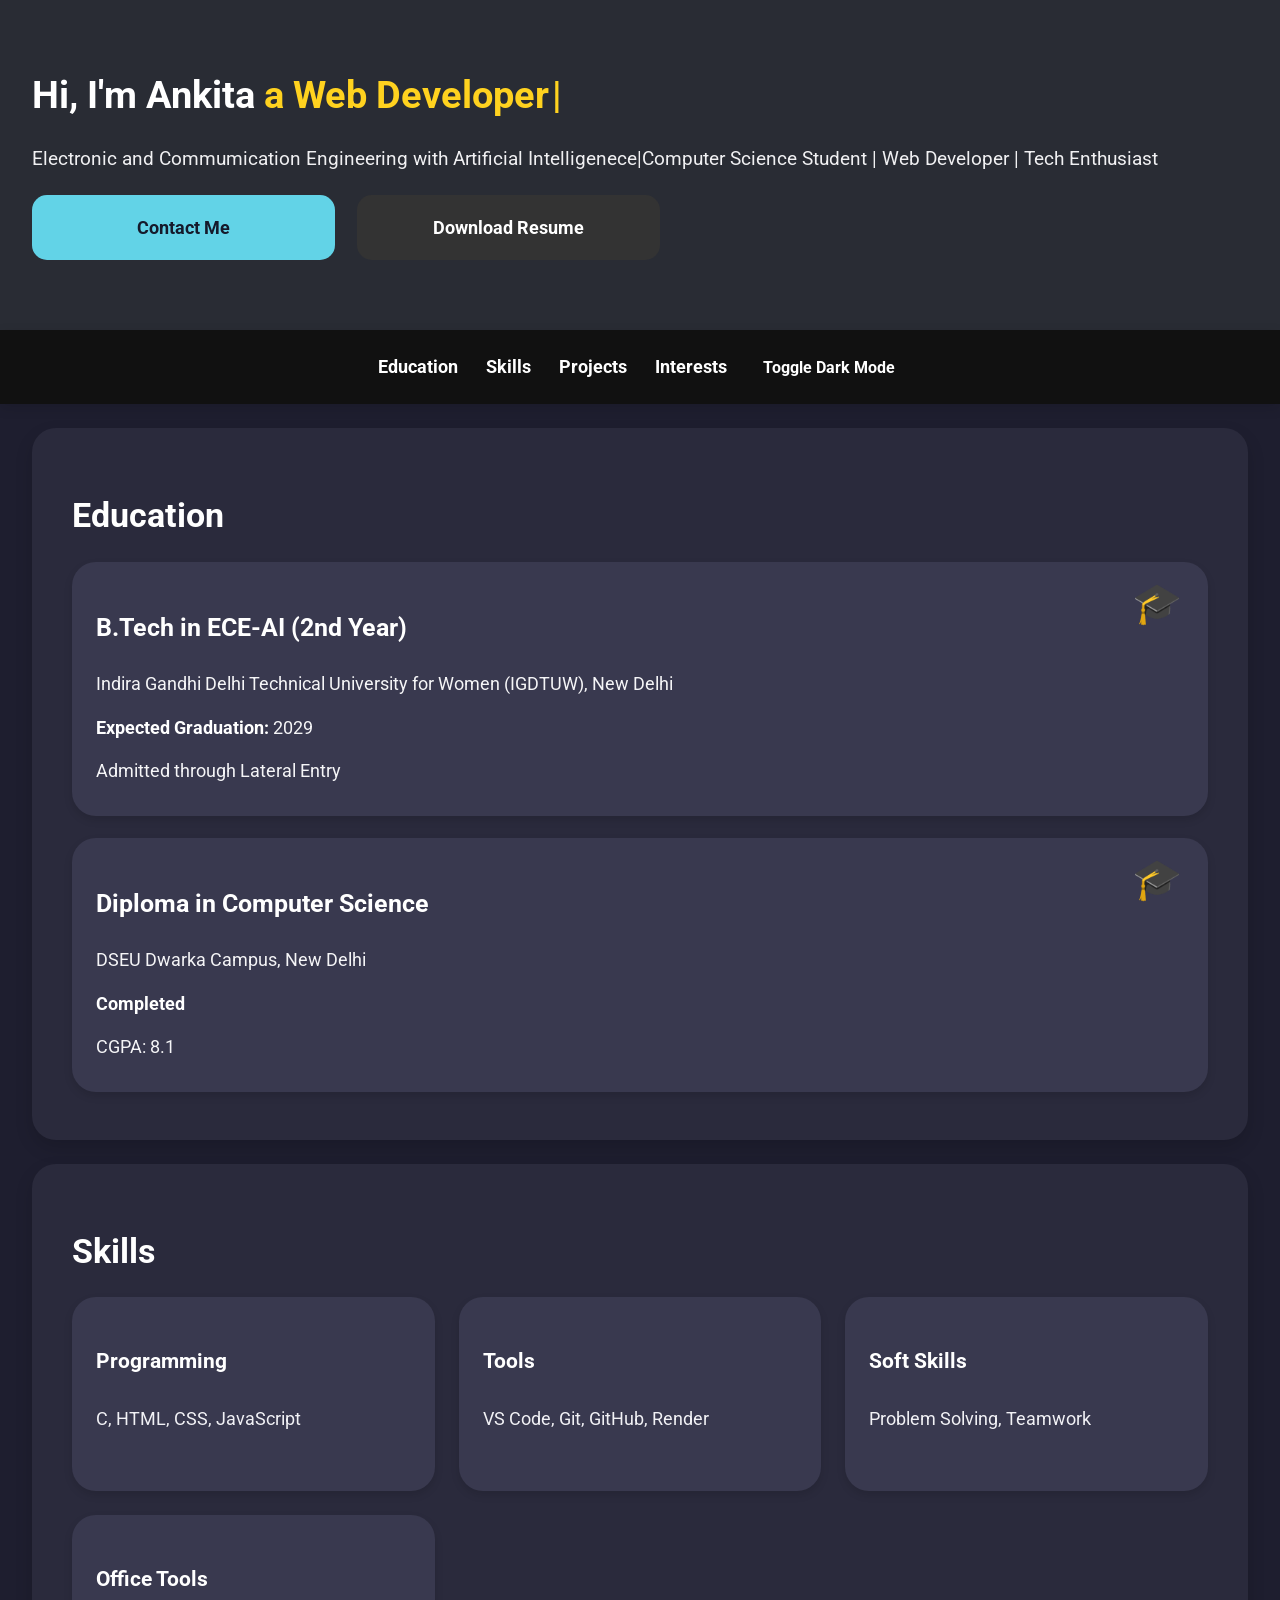
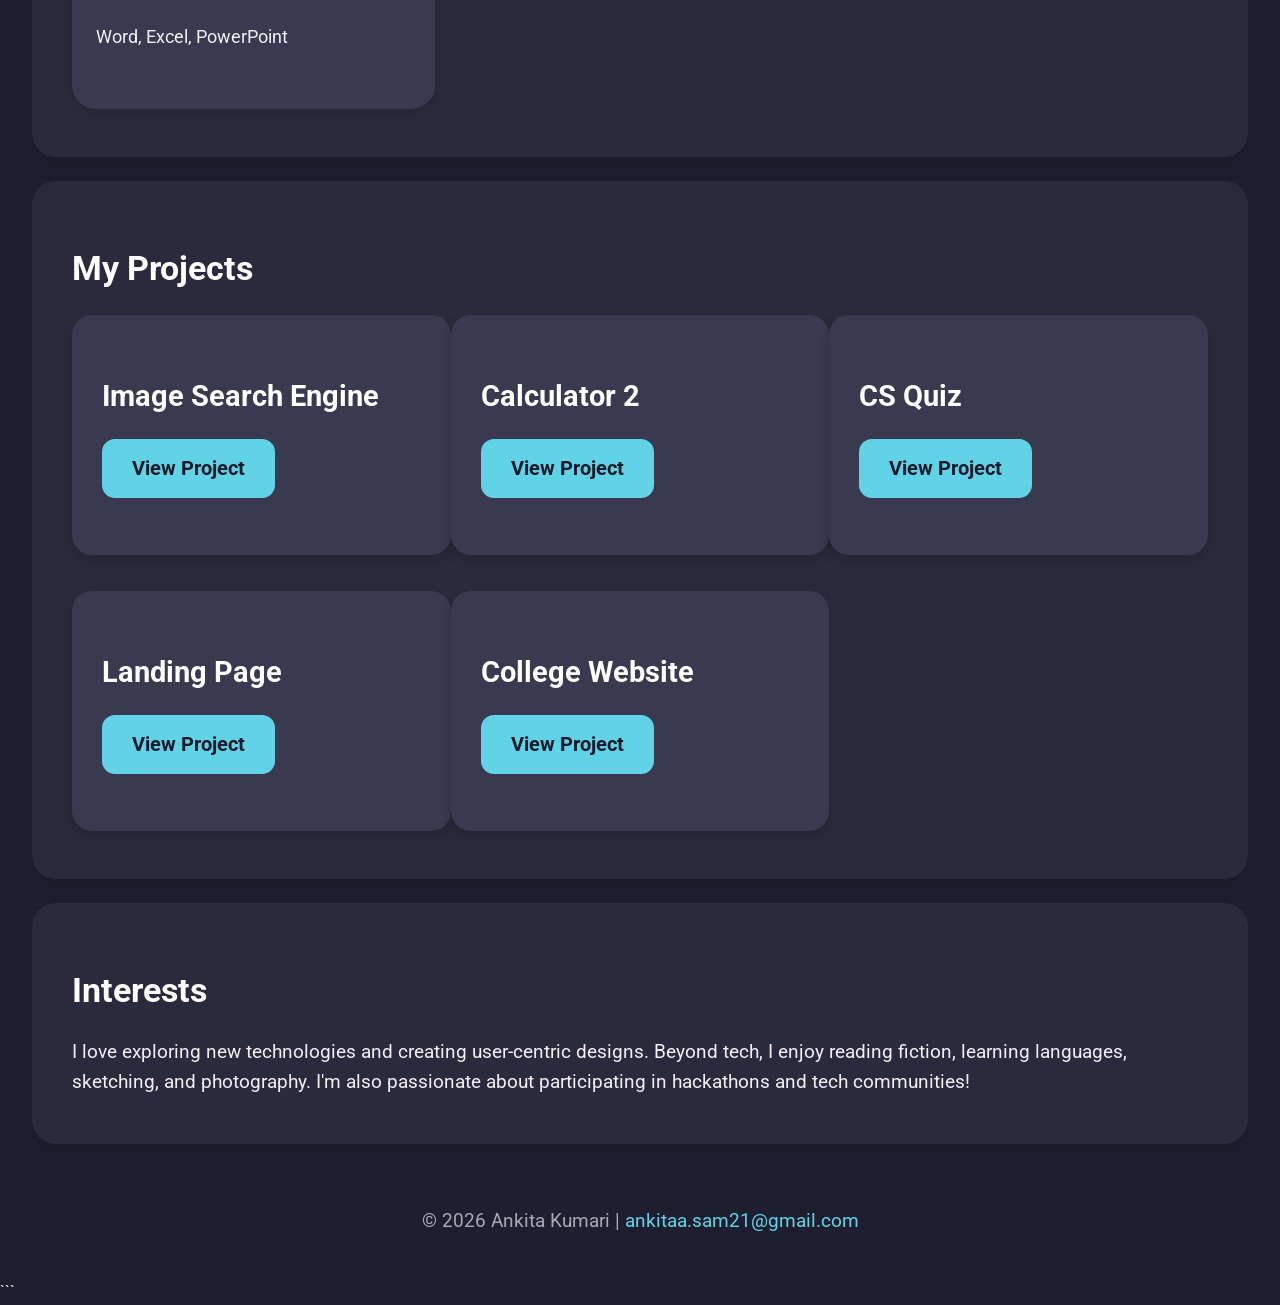
<file: index.html>
<!DOCTYPE html>
<html lang="en">

<head>
    <meta charset="UTF-8">
    <meta name="viewport" content="width=device-width, initial-scale=1.0">

    <title>Ankita Kumari | Portfolio</title>

    <!-- External CSS File -->
    <link rel="stylesheet" href="STYLE.CSS">

    <!-- Google Font -->
    <link href="https://fonts.googleapis.com/css2?family=Roboto:wght@400;500;700&display=swap"
          rel="stylesheet">
</head>

<body>

    <!-- ==================== HEADER ==================== -->
    <header class="main-header">

        <div class="intro-text">

            <h1>
                Hi, I'm Ankita
                <span id="typing"></span>
            </h1>

            <p class="hero-subtitle">
              Electronic and Commumication Engineering with Artificial Intelligenece|Computer Science Student | Web Developer | Tech Enthusiast
            </p>

            <div class="cta-buttons">

                <a href="mailto:ankitaa.sam21@gmail.com" class="btn">
                    Contact Me
                </a>

                <a href="cv.HTML"
                   class="btn btn-secondary"
                   target="_blank"
                   rel="noopener noreferrer">
                    Download Resume
                </a>

            </div>

        </div>

    </header>


    <!-- ==================== NAVIGATION ==================== -->
    <nav class="nav-bar">

        <a href="#education">Education</a>

        <a href="#skills">Skills</a>

        <a href="#projects">Projects</a>

        <a href="#interests">Interests</a>

        <button id="toggleMode" type="button">
            Toggle Dark Mode
        </button>

    </nav>


    <!-- ==================== MAIN CONTENT ==================== -->
    <main>

        <!-- ==================== EDUCATION ==================== -->
        <section id="education" class="content-section">

            <h2>Education</h2>

            <div class="education-cards">

                <!-- B.Tech Education -->
                <article class="education-card">

                    <span class="education-icon" aria-hidden="true">
                        🎓
                    </span>

                    <h3>B.Tech in ECE-AI (2nd Year)</h3>

                    <p>
                        Indira Gandhi Delhi Technical University for Women
                        (IGDTUW), New Delhi
                    </p>

                    <p>
                        <strong>Expected Graduation:</strong> 2029
                    </p>

                    <p>
                        Admitted through Lateral Entry
                    </p>

                </article>


                <!-- Diploma Education -->
                <article class="education-card">

                    <span class="education-icon" aria-hidden="true">
                        🎓
                    </span>

                    <h3>Diploma in Computer Science</h3>

                    <p>
                        DSEU Dwarka Campus, New Delhi
                    </p>

                    <p>
                        <strong>Completed</strong>
                    </p>

                    <p>
                        CGPA: 8.1
                    </p>

                </article>

            </div>

        </section>


        <!-- ==================== SKILLS ==================== -->
        <section id="skills" class="content-section">

            <h2>Skills</h2>

            <div class="skills-grid">

                <!-- Programming -->
                <article class="skill-box">

                    <h3>Programming</h3>

                    <p>
                        C, HTML, CSS, JavaScript
                    </p>

                </article>


                <!-- Tools -->
                <article class="skill-box">

                    <h3>Tools</h3>

                    <p>
                        VS Code, Git, GitHub, Render
                    </p>

                </article>


                <!-- Soft Skills -->
                <article class="skill-box">

                    <h3>Soft Skills</h3>

                    <p>
                        Problem Solving, Teamwork
                    </p>

                </article>


                <!-- Office Tools -->
                <article class="skill-box">

                    <h3>Office Tools</h3>

                    <p>
                        Word, Excel, PowerPoint
                    </p>

                </article>

            </div>

        </section>


        <!-- ==================== PROJECTS ==================== -->
        <section id="projects" class="content-section">

            <!-- Heading comes before all project cards -->
            <h2>My Projects</h2>

            <div class="projects-container">

                <!-- Project 1: Image Search Engine -->
                <article class="project-card">

                    <h3>Image Search Engine</h3>

                    <a href="https://image-search-engine-qmqb.onrender.com/"
                       class="view-btn"
                       target="_blank"
                       rel="noopener noreferrer">
                        View Project
                    </a>

                </article>


                <!-- Project 2: Calculator 2 -->
                <article class="project-card">

                    <h3>Calculator 2</h3>

                    <a href="https://ankita405.github.io/Calculator2/"
                       class="view-btn"
                       target="_blank"
                       rel="noopener noreferrer">
                        View Project
                    </a>

                </article>


                <!-- Project 3: CS Quiz -->
                <article class="project-card">

                    <h3>CS Quiz</h3>

                    <a href="https://ankita405.github.io/Quiz/"
                       class="view-btn"
                       target="_blank"
                       rel="noopener noreferrer">
                        View Project
                    </a>

                </article>


                <!-- Project 4: Landing Page -->
                <article class="project-card">

                    <h3>Landing Page</h3>

                    <a href="https://ankita405.github.io/Landing-Page/"
                       class="view-btn"
                       target="_blank"
                       rel="noopener noreferrer">
                        View Project
                    </a>

                </article>


                <!-- Project 5: College Website -->
                <article class="project-card">

                    <h3>College Website</h3>

                    <a href="https://ankita405.github.io/DSEU/"
                       class="view-btn"
                       target="_blank"
                       rel="noopener noreferrer">
                        View Project
                    </a>

                </article>

            </div>

        </section>


        <!-- ==================== INTERESTS ==================== -->
        <section id="interests" class="content-section">

            <h2>Interests</h2>

            <p>
                I love exploring new technologies and creating user-centric
                designs. Beyond tech, I enjoy reading fiction, learning
                languages, sketching, and photography. I'm also passionate
                about participating in hackathons and tech communities!
            </p>

        </section>

    </main>


    <!-- ==================== FOOTER ==================== -->
    <footer>

        <p>
            &copy; 2026 Ankita Kumari |
            <a href="mailto:ankitaa.sam21@gmail.com">
                ankitaa.sam21@gmail.com
            </a>
        </p>

    </footer>


    <!-- External JavaScript File -->
    <script src="Script..js"></script>

</body>

</html>
```
</file>
<file: STYLE.CSS>
* {
    margin: 0;
    padding: 0;
    box-sizing: border-box;
}

html {
    scroll-behavior: smooth;
    scroll-padding-top: 90px;
}

body {
    font-family: 'Roboto', sans-serif;
    background-color: #1e1e2f;
    color: #f5f5f7;
    line-height: 1.6;
    min-height: 100vh;
    transition: background-color 0.3s ease, color 0.3s ease;
}

a {
    color: inherit;
    text-decoration: none;
}

button {
    font-family: inherit;
    cursor: pointer;
}


/* =========================================
   2. HERO SECTION
========================================= */

.main-header {
    width: 100%;
    min-height: 330px;
    display: flex;
    align-items: center;
    padding: 55px 2.5%;
    background-color: #292c34;
    color: #ffffff;
}

.intro-text {
    width: 100%;
    max-width: 1450px;
    margin: 0 auto;
}

.intro-text h1 {
    font-size: clamp(2rem, 3vw, 3rem);
    font-weight: 700;
    line-height: 1.3;
    margin-bottom: 24px;
}

#typing {
    color: #ffd21f;
    font-weight: 700;
}

#typing::after {
    content: "|";
    margin-left: 3px;
    animation: blink 0.8s infinite;
}

@keyframes blink {
    50% {
        opacity: 0;
    }
}

.hero-subtitle {
    font-size: clamp(1rem, 1.5vw, 1.4rem);
    margin-bottom: 20px;
    color: #f0f0f2;
}


/* =========================================
   3. HERO BUTTONS
========================================= */

.cta-buttons {
    display: flex;
    flex-wrap: wrap;
    gap: 22px;
    margin-top: 18px;
}

.btn {
    display: inline-flex;
    align-items: center;
    justify-content: center;
    min-width: 303px;
    min-height: 65px;
    padding: 15px 28px;
    background-color: #62d3e7;
    color: #151a2b;
    border-radius: 15px;
    font-size: 1.15rem;
    font-weight: 700;
    text-align: center;
    transition: 0.25s ease;
}

.btn:hover {
    background-color: #39c5df;
    transform: translateY(-3px);
    box-shadow: 0 7px 20px rgba(0, 0, 0, 0.18);
}

.btn-secondary {
    background-color: #333333;
    color: #ffffff;
}

.btn-secondary:hover {
    background-color: #454545;
}


/* =========================================
   4. NAVIGATION BAR
========================================= */

.nav-bar {
    position: sticky;
    top: 0;
    z-index: 1000;
    display: flex;
    justify-content: center;
    align-items: center;
    flex-wrap: wrap;
    gap: 28px;
    min-height: 74px;
    padding: 15px 20px;
    background-color: #111111;
    color: #ffffff;
    box-shadow: 0 4px 12px rgba(0, 0, 0, 0.12);
}

.nav-bar a {
    color: #ffffff;
    font-size: 1.1rem;
    font-weight: 700;
    transition: color 0.25s ease;
}

.nav-bar a:hover {
    color: #62d3e7;
}

#toggleMode {
    border: none;
    background: transparent;
    color: #ffffff;
    font-size: 1rem;
    font-weight: 700;
    padding: 5px 8px;
    transition: color 0.25s ease;
}

#toggleMode:hover {
    color: #62d3e7;
}


/* =========================================
   5. MAIN CONTENT SECTIONS
========================================= */

main {
    width: 100%;
    max-width: 1500px;
    margin: 0 auto;
    padding: 24px 2.5% 0;
}

.content-section {
    width: 100%;
    margin: 0 auto 24px;
    padding: 65px 40px 48px;
    background-color: #2a2a3c;
    color: #f5f5f7;
    border-radius: 24px;
    box-shadow: 0 8px 18px rgba(0, 0, 0, 0.14);
    scroll-margin-top: 95px;
}

.content-section h2 {
    font-size: 2.15rem;
    font-weight: 700;
    margin-bottom: 24px;
    padding: 0;
    color: #ffffff;
    border: none;
    line-height: 1.3;
}


/* =========================================
   6. EDUCATION CARDS
========================================= */

.education-cards {
    display: grid;
    grid-template-columns: 1fr;
    gap: 22px;
}

.education-card {
    position: relative;
    padding: 46px 24px 30px;
    background-color: #39394f;
    color: #f5f5f7;
    border-radius: 24px;
    box-shadow: 0 4px 9px rgba(0, 0, 0, 0.12);
    transition: transform 0.25s ease, box-shadow 0.25s ease;
}

.education-card:hover {
    transform: translateY(-3px);
    box-shadow: 0 8px 18px rgba(0, 0, 0, 0.2);
}

.education-card h3 {
    font-size: 1.55rem;
    color: #ffffff;
    margin-bottom: 22px;
    padding-right: 65px;
}

.education-card p {
    font-size: 1.15rem;
    margin-bottom: 14px;
    overflow-wrap: anywhere;
}

.education-card p:last-child {
    margin-bottom: 0;
}

.education-card strong {
    color: #ffffff;
}

.education-icon {
    position: absolute;
    top: 22px;
    right: 26px;
    font-size: 2.5rem;
    line-height: 1;
}


/* =========================================
   7. SKILLS GRID
========================================= */

.skills-grid {
    display: grid;
    grid-template-columns: repeat(3, minmax(0, 1fr));
    gap: 24px;
}

.skill-box {
    min-height: 194px;
    padding: 48px 24px 30px;
    background-color: #39394f;
    color: #ffffff;
    border-radius: 24px;
    box-shadow: 0 4px 9px rgba(0, 0, 0, 0.12);
    transition: transform 0.25s ease, background-color 0.25s ease;
}

.skill-box:hover {
    transform: translateY(-5px);
    background-color: #414158;
}

.skill-box h3 {
    font-size: 1.3rem;
    margin-bottom: 25px;
    color: #ffffff;
}

.skill-box p {
    font-size: 1.15rem;
    color: #f1f1f5;
    overflow-wrap: anywhere;
}


/* =========================================
   8. PROJECTS GRID
========================================= */

.projects-container {
    display: grid;
    grid-template-columns: repeat(3, minmax(0, 1fr));
    gap: 36px 0;
    padding: 0;
}

.project-card {
    min-height: 240px;
    display: flex;
    flex-direction: column;
    align-items: flex-start;
    justify-content: center;
    padding: 32px 30px;
    background-color: #39394f;
    color: #ffffff;
    border-radius: 20px;
    box-shadow: 0 5px 12px rgba(0, 0, 0, 0.16);
    transition: transform 0.25s ease, box-shadow 0.25s ease;
    position: relative;
}

.project-card:hover {
    z-index: 1;
    transform: translateY(-5px);
    box-shadow: 0 10px 20px rgba(0, 0, 0, 0.24);
}

.project-card h3 {
    color: #ffffff;
    font-size: 1.8rem;
    margin-bottom: 20px;
    overflow-wrap: anywhere;
}

.view-btn {
    display: inline-flex;
    align-items: center;
    justify-content: center;
    min-height: 59px;
    padding: 12px 30px;
    background-color: #62d3e7;
    color: #151a2b;
    border-radius: 13px;
    font-size: 1.25rem;
    font-weight: 700;
    text-align: center;
    transition: 0.25s ease;
}

.view-btn:hover {
    background-color: #39c5df;
    transform: translateY(-2px);
}


/* =========================================
   9. INTERESTS
========================================= */

#interests p {
    font-size: 1.2rem;
    line-height: 1.55;
    color: #f0f0f5;
}


/* =========================================
   10. FOOTER
========================================= */

footer {
    width: 100%;
    padding: 38px 20px 42px;
    text-align: center;
    color: #a8a8b7;
    font-size: 1.2rem;
}

footer p {
    margin: 0;
}

footer a {
    color: #62d3e7;
    overflow-wrap: anywhere;
    transition: color 0.25s ease;
}

footer a:hover {
    color: #9aeafa;
    text-decoration: underline;
}


/* =========================================
   11. LIGHT MODE
========================================= */

body.light-mode {
    background-color: #f0f2f7;
    color: #252538;
}

body.light-mode .main-header {
    background-color: #e2e7f0;
    color: #252538;
}

body.light-mode .hero-subtitle {
    color: #353548;
}

body.light-mode .content-section {
    background-color: #ffffff;
    color: #252538;
}

body.light-mode .content-section h2,
body.light-mode .education-card h3,
body.light-mode .skill-box h3,
body.light-mode .project-card h3 {
    color: #252538;
}

body.light-mode .education-card,
body.light-mode .skill-box,
body.light-mode .project-card {
    background-color: #f0f2f8;
    color: #252538;
}

body.light-mode .education-card p,
body.light-mode .skill-box p,
body.light-mode #interests p {
    color: #44445a;
}

body.light-mode .education-card strong {
    color: #252538;
}

body.light-mode footer {
    color: #55556b;
}

body.light-mode .nav-bar {
    background-color: #ffffff;
    color: #252538;
}

body.light-mode .nav-bar a,
body.light-mode #toggleMode {
    color: #252538;
}

body.light-mode .nav-bar a:hover,
body.light-mode #toggleMode:hover {
    color: #009dbb;
}


/* =========================================
   12. TABLET RESPONSIVENESS
========================================= */

@media (max-width: 1000px) {
    main {
        padding-left: 22px;
        padding-right: 22px;
    }

    .content-section {
        padding: 42px 28px;
    }

    .skills-grid {
        grid-template-columns: repeat(2, minmax(0, 1fr));
    }

    .projects-container {
        grid-template-columns: repeat(2, minmax(0, 1fr));
        gap: 22px;
    }

    .btn {
        min-width: 250px;
    }
}


/* =========================================
   13. MOBILE RESPONSIVENESS
========================================= */

@media (max-width: 600px) {
    html {
        scroll-padding-top: 130px;
    }

    .main-header {
        min-height: auto;
        padding: 45px 22px;
    }

    .intro-text h1 {
        font-size: 2rem;
        margin-bottom: 18px;
    }

    .hero-subtitle {
        font-size: 1rem;
    }

    .cta-buttons {
        flex-direction: column;
        gap: 12px;
    }

    .btn {
        width: 100%;
        min-width: 0;
        min-height: 55px;
        font-size: 1rem;
    }

    .nav-bar {
        gap: 12px 18px;
        padding: 15px 12px;
    }

    .nav-bar a {
        font-size: 0.95rem;
    }

    #toggleMode {
        font-size: 0.9rem;
    }

    main {
        padding: 18px 14px 0;
    }

    .content-section {
        padding: 30px 18px;
        margin-bottom: 18px;
        border-radius: 19px;
    }

    .content-section h2 {
        font-size: 1.75rem;
        margin-bottom: 20px;
    }

    .education-card {
        padding: 35px 18px 24px;
        border-radius: 18px;
    }

    .education-card h3 {
        font-size: 1.25rem;
        margin-bottom: 17px;
        padding-right: 45px;
    }

    .education-card p {
        font-size: 1rem;
    }

    .education-icon {
        top: 20px;
        right: 18px;
        font-size: 1.8rem;
    }

    .skills-grid,
    .projects-container {
        grid-template-columns: 1fr;
        gap: 16px;
    }

    .skill-box {
        min-height: auto;
        padding: 28px 20px;
        border-radius: 18px;
    }

    .skill-box h3 {
        font-size: 1.15rem;
        margin-bottom: 12px;
    }

    .skill-box p {
        font-size: 1rem;
    }

    .project-card {
        min-height: 190px;
        padding: 28px 22px;
        border-radius: 18px;
    }

    .project-card h3 {
        font-size: 1.5rem;
    }

    .view-btn {
        min-height: 50px;
        font-size: 1.05rem;
    }

    #interests p {
        font-size: 1rem;
    }

    footer {
        padding: 25px 16px 32px;
        font-size: 0.95rem;
    }
}


/* =========================================
   14. REDUCED MOTION ACCESSIBILITY
========================================= */

@media (prefers-reduced-motion: reduce) {
    *,
    *::before,
    *::after {
        scroll-behavior: auto !important;
        animation-duration: 0.01ms !important;
        animation-iteration-count: 1 !important;
        transition-duration: 0.01ms !important;
    }
}
</file>
